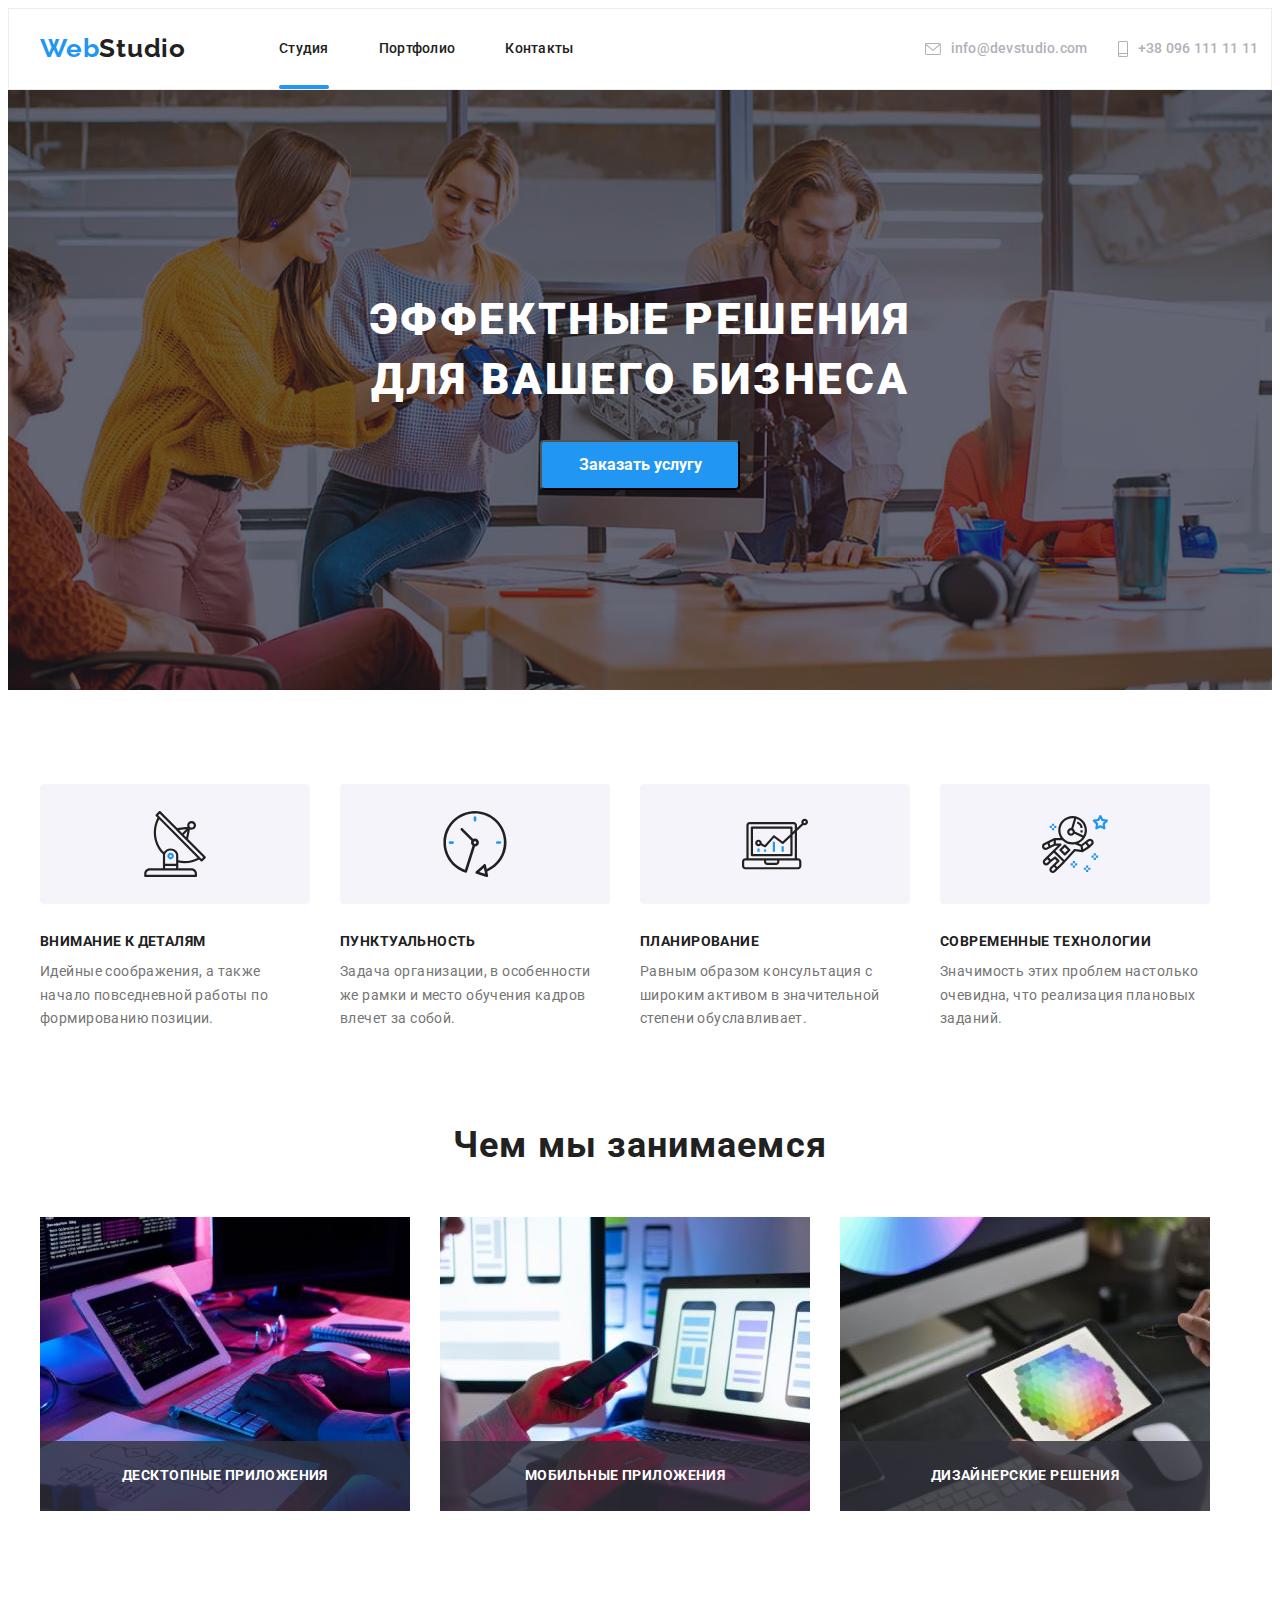
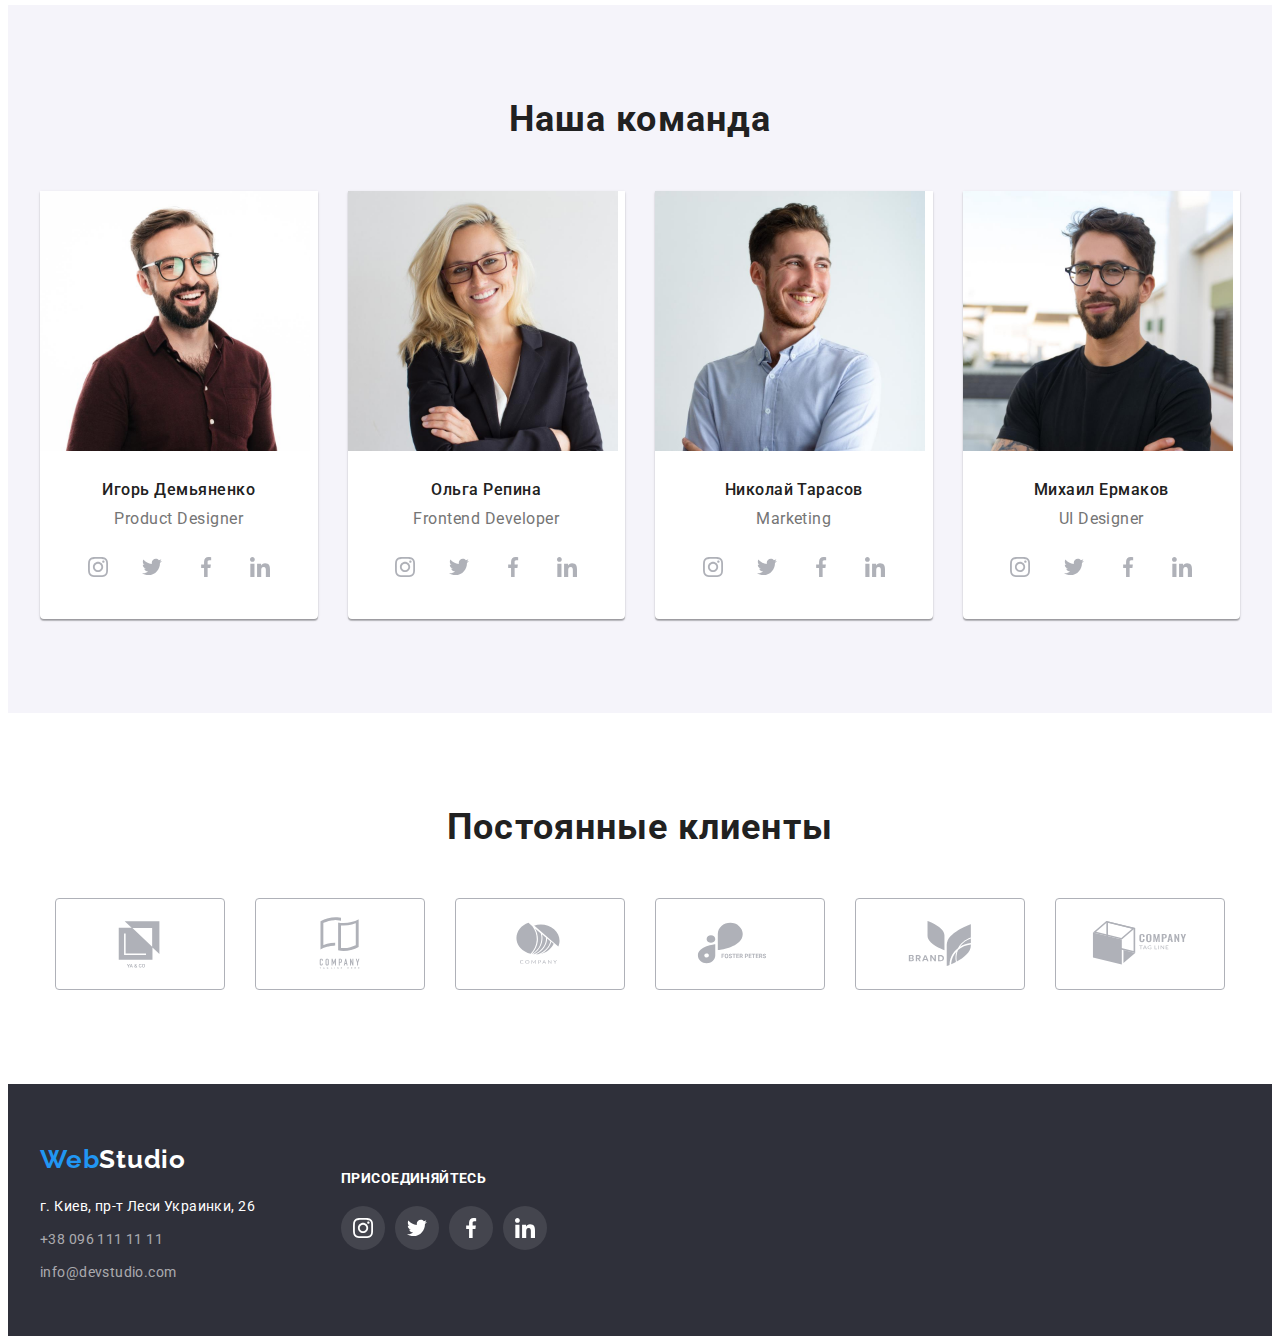
<file: index.html>
<!DOCTYPE html>
<html lang="ru">
<head>
    <meta charset="UTF-8">
    <meta http-equiv="X-UA-Compatible" content="IE=edge">
    <meta name="viewport" content="width= , initial-scale=1.0">
    <title>Document</title>

    <link rel="preconnect" href="https://fonts.googleapis.com">
    <link rel="preconnect" href="https://fonts.gstatic.com" crossorigin>
    <link 
        href="https://fonts.googleapis.com/css2?family=Raleway:wght@700&family=Roboto:wght@400;500;700;900&display=swap"
        rel="stylesheet">
    <link rel="stylesheet" href="https://cdnjs.cloudflare.com/ajax/libs/modern-normalize/1.1.0/modern-normalize.min.css"
        integrity="sha512-wpPYUAdjBVSE4KJnH1VR1HeZfpl1ub8YT/NKx4PuQ5NmX2tKuGu6U/JRp5y+Y8XG2tV+wKQpNHVUX03MfMFn9Q=="
        crossorigin="anonymous" referrerpolicy="no-referrer" />
    <link rel="stylesheet" href="./css/styles.css">
      
</head>

<body>
    <!-- Header section-->
    <header class="header">
        <div class="container header-container">
            <a class="header-logo link" lang="en" href="WebStudio">Web<span class="logo-studio">Studio</span></a>
            <nav class="header-navigation">                
                <ul class="list header-list">
                    <li class="header-item"><a class="link header-link current" href="">Студия</a></li>
                    <li class="header-item"><a class="link header-link" href="./portfolio.html">Портфолио</a></li>
                    <li class="header-item"><a class="link header-link" href="">Контакты</a></li>
                </ul> 
            </nav>

            <ul class="header-connect">
                <li class="mailto-connect">
                    <a class="mailto-link link" href="mailto:info@devstudio.com">
                        <svg class="mailto-icon" width="16" height="12">
                            <use href="./images/icons-defs.svg#icon-envelope"></use>
                        </svg>info@devstudio.com
                    </a>
                </li>
                <li class="tel-connect">
                    <a class="tel-link link" href="tel:+380961111111">
                        <svg class="tel-icon" width="10" height="16">
                            <use href="./images/icons-defs.svg#icon-smartphone"></use>
                        </svg>+38 096 111 11 11
                    </a>                
                </li>
            </ul>            
        </div>
    </header>

    <!-- Main section-->
    <main>        
        <section class="main_bigest_section">
            <div class="container">
                <h1 class="main_h1">ЭФФЕКТНЫЕ РЕШЕНИЯ ДЛЯ ВАШЕГО БИЗНЕСА</h1>
                <button class="header-btn" type="button" data-modal-open>Заказать услугу</button>
            </div>
        </section>
        
        <section class="middle_section">
            <div class="container">
                <ul class="list middle_section-list">
                    <li class="middle-item">
                            <a href="" class="middle-icon-link">
                                <svg class="middle-icon" width="66" height="70">
                                    <use href="./images/icons-defs.svg#icon-antenna"></use>
                                </svg>
                            </a>
                        <h3 class="title">Внимание к деталям</h3>
                        <p class="after-title">Идейные соображения, а также начало повседневной работы по формированию позиции.</p>
                    </li>            
                    <li class="middle-item">
                            <a href="" class="middle-icon-link">
                                <svg class="middle-icon" width="66" height="70">
                                    <use href="./images/icons-defs.svg#icon-clock"></use>
                                </svg>
                            </a>
                        <h3 class="title">Пунктуальность</h3>
                        <p class="after-title">Задача организации, в особенности же рамки и место обучения кадров влечет за собой.</p>
                    </li>            
                    <li class="middle-item">
                            <a href="" class="middle-icon-link">
                                <svg class="middle-icon" width="66" height="70">
                                    <use href="./images/icons-defs.svg#icon-diagram"></use>
                                </svg>
                            </a>
                        <h3 class="title">Планирование</h3>
                        <p class="after-title">Равным образом консультация с широким активом в значительной степени обуславливает.</p>
                    </li>
                    <li class="middle-item">
                            <a href="" class="middle-icon-link">
                                <svg class="middle-icon" width="66" height="70">
                                    <use href="./images/icons-defs.svg#icon-astronaut"></use>
                                </svg>
                            </a>
                        <h3 class="title">Современные технологии</h3>
                        <p class="after-title">Значимость этих проблем настолько очевидна, что реализация плановых заданий.</p>
                    </li>
                </ul>
            </div>            
        </section>

        <section class="about_section">
            <div class="container">
                <h2 class="title-about"> Чем мы занимаемся</h2>
                <ul class="list about-list">
                    <li class="about-item"> 
                        <div class="about_item_wrap">
                            <img src="./images/img11.jpg" alt="верстка" width="370" height="294">
                            <p class="about-subtitle">Десктопные приложения</p>
                        </div>
                    </li>
                    <li class="about-item"> 
                        <div class="about_item_wrap"><img src="./images/img12.jpg" alt="адаптивная верстка" width="370" height="294">
                        <p class="about-subtitle">Мобильные приложения</p></div>
                    </li>
                    <li class="about-item">
                        <div class="about_item_wrap"><img src="./images/img13.jpg" alt="палитра цветов" width="370" height="294">
                        <p class="about-subtitle">Дизайнерские решения</p></div>
                    </li>
                </ul>
            </div>
        </section>

        <section class="our_team_section">
            <div class="container">
                <h2 class="title-about-team">Наша команда</h2>
                <ul class="list our_team_section-title">
                    <li class="team-item">
                        <img src="./images/img21.jpg" alt="Игорь Демьяненко" width="270" height="260">
                        <div class="masters-item-bottom">
                            <h3 class="title-team">Игорь Демьяненко</h3>
                            <p class="after-title-team" lang="en">Product Designer</p>
                            <ul class="masters-social-list list">
                                <li class="masters-social-item">
                                    <a href="" class="masters-social-link">
                                        <svg 
                                        class="masters-social-icon" width="20" height="20">
                                            <use href="./images/icons-defs.svg#icon-instagram"></use>
                                        </svg>
                                    </a>
                                </li>
                                <li class="masters-social-item">
                                    <a href="" class="masters-social-link">
                                        <svg 
                                        class="masters-social-icon" width="20" height="20">
                                            <use href="./images/icons-defs.svg#icon-twitter"></use>
                                        </svg>
                                    </a>
                                </li>
                                <li class="masters-social-item">
                                    <a href="" class="masters-social-link">
                                        <svg class="masters-social-icon" width="20" height="20">
                                            <use href="./images/icons-defs.svg#icon-facebook"></use>
                                        </svg>
                                    </a>
                                </li>
                                <li class="masters-social-item">
                                    <a href="" class="masters-social-link">
                                        <svg class="masters-social-icon" width="20" height="20">
                                            <use href="./images/icons-defs.svg#icon-linkedin"></use>
                                        </svg>
                                    </a>
                                </li>
                            </ul>
                        </div>
                    </li>            
                    <li class="team-item">
                        <img src="./images/img22.jpg" alt="Ольга Репина" width="270" height="260">
                        <div class="masters-item-bottom"> 
                            <h3 class="title-team">Ольга Репина</h3>
                            <p class="after-title-team" lang="en">Frontend Developer</p>
                            <ul class="masters-social-list list">
                                <li class="masters-social-item">
                                    <a href="" class="masters-social-link">
                                        <svg class="masters-social-icon" width="20" height="20">
                                            <use href="./images/icons-defs.svg#icon-instagram"></use>
                                        </svg>
                                    </a>
                                </li>
                                <li class="masters-social-item">
                                    <a href="" class="masters-social-link">
                                        <svg class="masters-social-icon" width="20" height="20">
                                            <use href="./images/icons-defs.svg#icon-twitter"></use>
                                        </svg>
                                    </a>
                                </li>
                                <li class="masters-social-item">
                                    <a href="" class="masters-social-link">
                                        <svg class="masters-social-icon" width="20" height="20">
                                            <use href="./images/icons-defs.svg#icon-facebook"></use>
                                        </svg>
                                    </a>
                                </li>
                                <li class="masters-social-item">
                                    <a href="" class="masters-social-link">
                                        <svg class="masters-social-icon" width="20" height="20">
                                            <use href="./images/icons-defs.svg#icon-linkedin"></use>
                                        </svg>
                                    </a>
                                </li>
                        </div>
                    </li>
                    <li class="team-item">
                        <img src="./images/img23.jpg" alt="Николай Тарасов" width="270" height="260">
                        <div class="masters-item-bottom">
                            <h3 class="title-team">Николай Тарасов</h3>
                            <p class="after-title-team" lang="en">Marketing</p>
                            <ul class="masters-social-list list">
                                <li class="masters-social-item">
                                    <a href="" class="masters-social-link">
                                        <svg class="masters-social-icon" width="20" height="20">
                                            <use href="./images/icons-defs.svg#icon-instagram"></use>
                                        </svg>
                                    </a>
                                </li>
                                <li class="masters-social-item">
                                    <a href="" class="masters-social-link">
                                        <svg class="masters-social-icon" width="20" height="20">
                                            <use href="./images/icons-defs.svg#icon-twitter"></use>
                                        </svg>
                                    </a>
                                </li>
                                <li class="masters-social-item">
                                    <a href="" class="masters-social-link">
                                        <svg class="masters-social-icon" width="20" height="20">
                                            <use href="./images/icons-defs.svg#icon-facebook"></use>
                                        </svg>
                                    </a>
                                </li>
                                <li class="masters-social-item">
                                    <a href="" class="masters-social-link">
                                        <svg class="masters-social-icon" width="20" height="20">
                                            <use href="./images/icons-defs.svg#icon-linkedin"></use>
                                        </svg>
                                    </a>
                                </li>
                            </ul>
                        </div>
                    </li>
                    <li class="team-item">
                        <img src="./images/img24.jpg" alt="Михаил Ермаков" width="270" height="260">
                        <div class="masters-item-bottom">
                            <h3 class="title-team">Михаил Ермаков</h3>
                            <p class="after-title-team" lang="en">UI Designer</p>
                            <ul class="masters-social-list list">
                                <li class="masters-social-item">
                                    <a href="" class="masters-social-link">
                                        <svg class="masters-social-icon" width="20" height="20">
                                            <use href="./images/icons-defs.svg#icon-instagram"></use>
                                        </svg>
                                    </a>
                                </li>
                                <li class="masters-social-item">
                                    <a href="" class="masters-social-link">
                                        <svg class="masters-social-icon" width="20" height="20">
                                            <use href="./images/icons-defs.svg#icon-twitter"></use>
                                        </svg>
                                    </a>
                                </li>
                                <li class="masters-social-item">
                                    <a href="" class="masters-social-link">
                                        <svg class="masters-social-icon" width="20" height="20">
                                            <use href="./images/icons-defs.svg#icon-facebook"></use>
                                        </svg>
                                    </a>
                                </li>
                                <li class="masters-social-item">
                                    <a href="" class="masters-social-link">
                                        <svg class="masters-social-icon" width="20" height="20">
                                            <use href="./images/icons-defs.svg#icon-linkedin"></use>
                                        </svg>
                                    </a>
                                </li>
                            </ul>
                        </div>
                    </li>
                </ul>
            </div>
        </section>

        <section class="regular_customers_section">
            <div class="container">
                <h2 class="title-regular_customers">Постоянные клиенты</h2>
                <ul class="list customers-list">
                    <li class="customers-item">                                
                        <a href="" class="customers-link">
                            <svg class="customers-icon" width="106" height="60">
                                <use href="./images/icons-defs.svg#icon-Logoa"></use>
                            </svg>
                        </a>                           
                    </li>
                    <li class="customers-item">
                        <a href="" class="customers-link">
                            <svg class="customers-icon" width="106" height="60">
                                <use href="./images/icons-defs.svg#icon-Logob"></use>
                            </svg>
                        </a>
                    </li>
                    <li class="customers-item">
                        <a href="" class="customers-link">
                            <svg class="customers-icon" width="106" height="60">
                                <use href="./images/icons-defs.svg#icon-Logoc"></use>
                            </svg>
                        </a>
                    </li>
                    <li class="customers-item">
                        <a href="" class="customers-link">
                            <svg class="customers-icon" width="106" height="60">
                                <use href="./images/icons-defs.svg#icon-Logod"></use>
                            </svg>
                        </a>
                    </li>
                    <li class="customers-item">
                        <a href="" class="customers-link">
                            <svg class="customers-icon" width="106" height="60">
                                <use href="./images/icons-defs.svg#icon-Logoe"></use>
                            </svg>
                        </a>
                    </li>
                    <li class="customers-item">
                        <a href="" class="customers-link">
                            <svg class="customers-icon" width="106" height="60">
                                <use href="./images/icons-defs.svg#icon-Logof"></use>
                            </svg>
                        </a>
                    </li>
                </ul>
            </div>
        </section>
    </main>
    
    <!--Footer-->
    <footer class="footer_section">
        <div class="container container-ad">     
            <div class="contacts-address">
                <a class="link footer-logo" lang="en" href="WebStudio">Web<span class="footer-logo-studio">Studio</span></a>
                <ul class="list contacts-list">
                    <li class="contacts-items"> <a class="link footer-address" href="https://goo.gl/maps/AD4Hr8M2J4GL45SKA"
                            target="_blank" rel="noopener noreferrer">г. Киев, пр-т Леси Украинки, 26</a></li>
                    <li class="contacts-items"> <a class="link footer-navigation" href="tel:+380961111111">+38 096 111 11 11</a>
                    </li>
                    <li class="contacts-items"> <a class="link footer-navigation"
                            href="mailto:info@devstudio.com">info@devstudio.com</a> </li>
                </ul>
            </div>

            <div class="add_contacts">
                <h3 class="add_title">присоединяйтесь</h3>
                <ul class="add-social-list list">
                    <li class="add-social-item">
                        <a href="" class="add-social-link">
                            <svg class="add-social-icon" width="20" height="20">
                                <use href="./images/icons-defs.svg#icon-instagram"></use>
                            </svg>
                        </a>
                    </li>
                    <li class="add-social-item">
                        <a href="" class="add-social-link">
                            <svg class="add-social-icon" width="20" height="20">
                                <use href="./images/icons-defs.svg#icon-twitter"></use>
                            </svg>
                        </a>
                    </li>
                    <li class="add-social-item">
                        <a href="" class="add-social-link">
                            <svg class="add-social-icon" width="20" height="20">
                                <use href="./images/icons-defs.svg#icon-facebook"></use>
                            </svg>
                        </a>
                    </li>
                    <li class="add-social-item">
                        <a href="" class="add-social-link">
                            <svg class="add-social-icon" width="20" height="20">
                                <use href="./images/icons-defs.svg#icon-linkedin"></use>
                            </svg>
                        </a>
                    </li>
                </ul>            
            </div>
        </div>
    </footer>
    <div class="backdrop is-hidden" data-modal>
        <div class="modal">
            <button type="button" class="modal-close" data-modal-close>
                <svg class="modal-close-icon" widht="18" height="18">
                    <use href="./images/icons-defs.svg#icon-close" ></use>
                </svg>
            </button>
        </div>
        
    </div>

    <script src="./js/modal.js"></script>
</body>
</html>
</file>
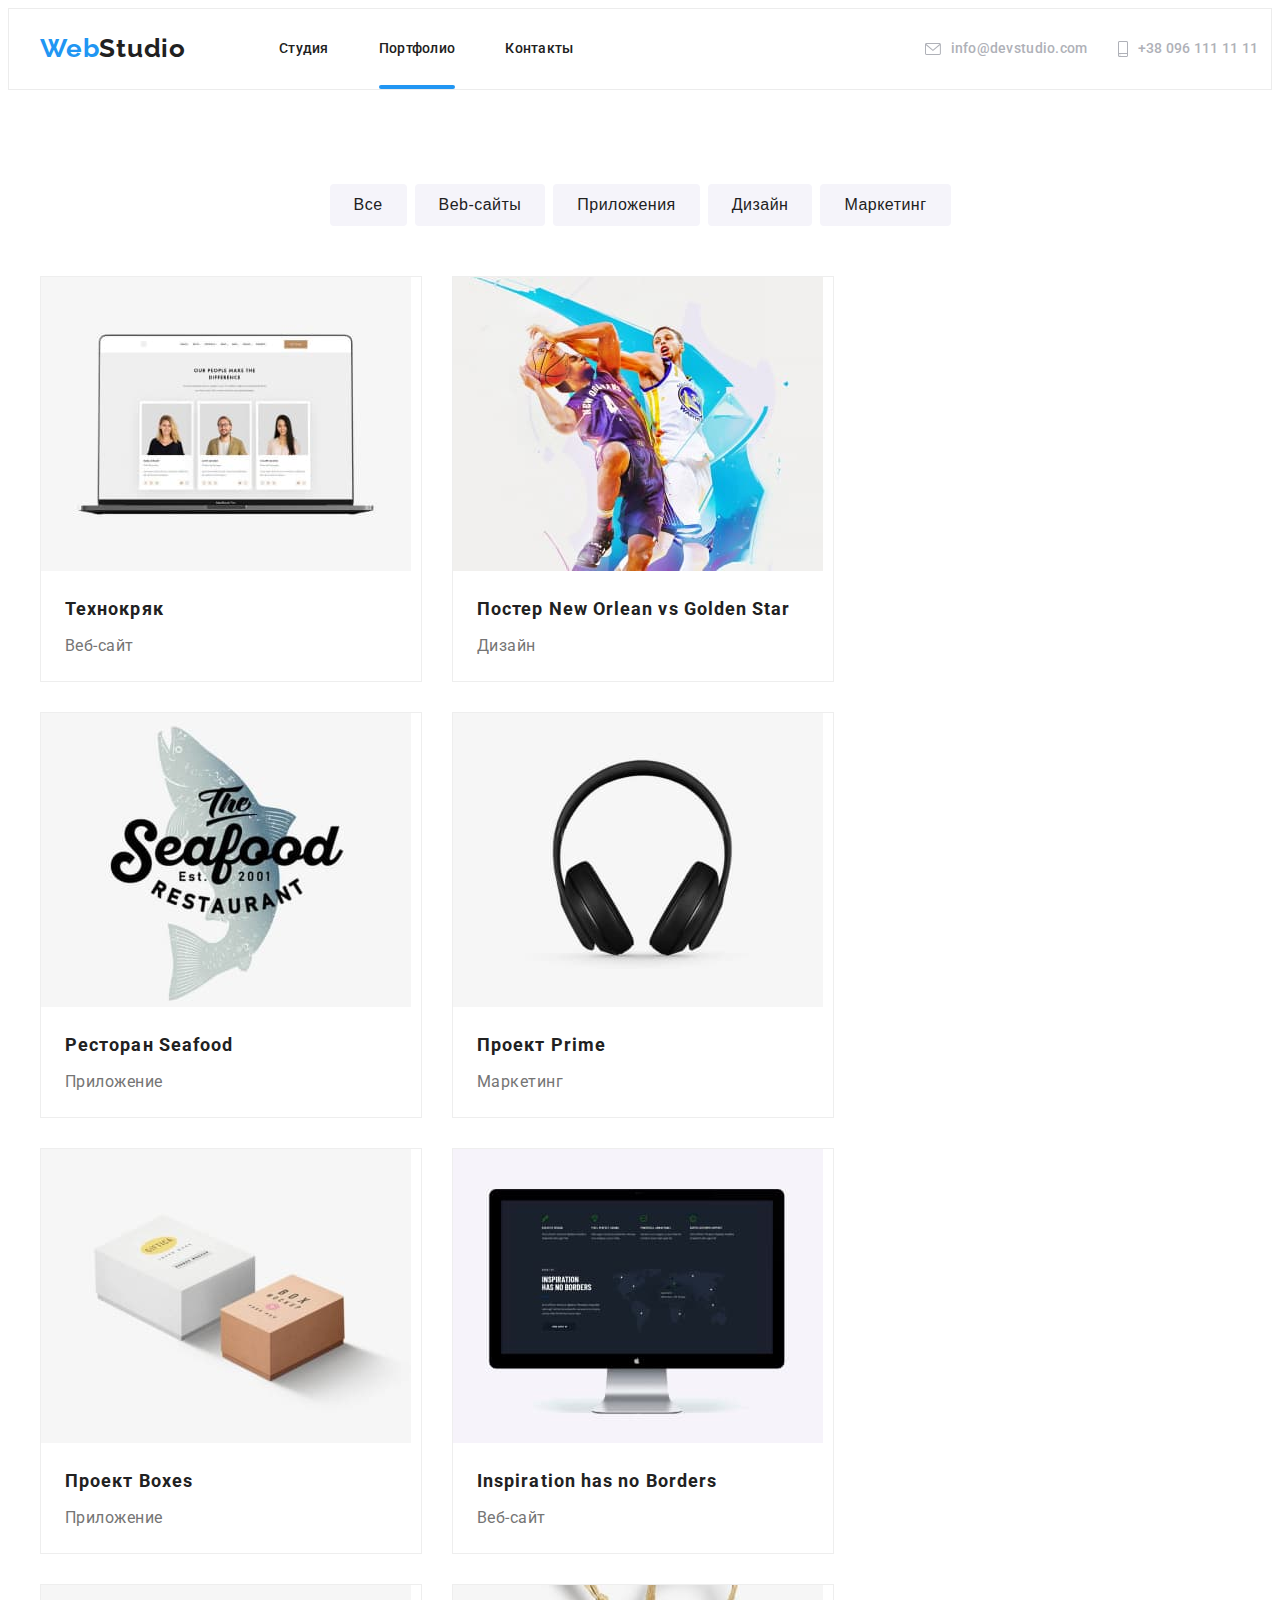
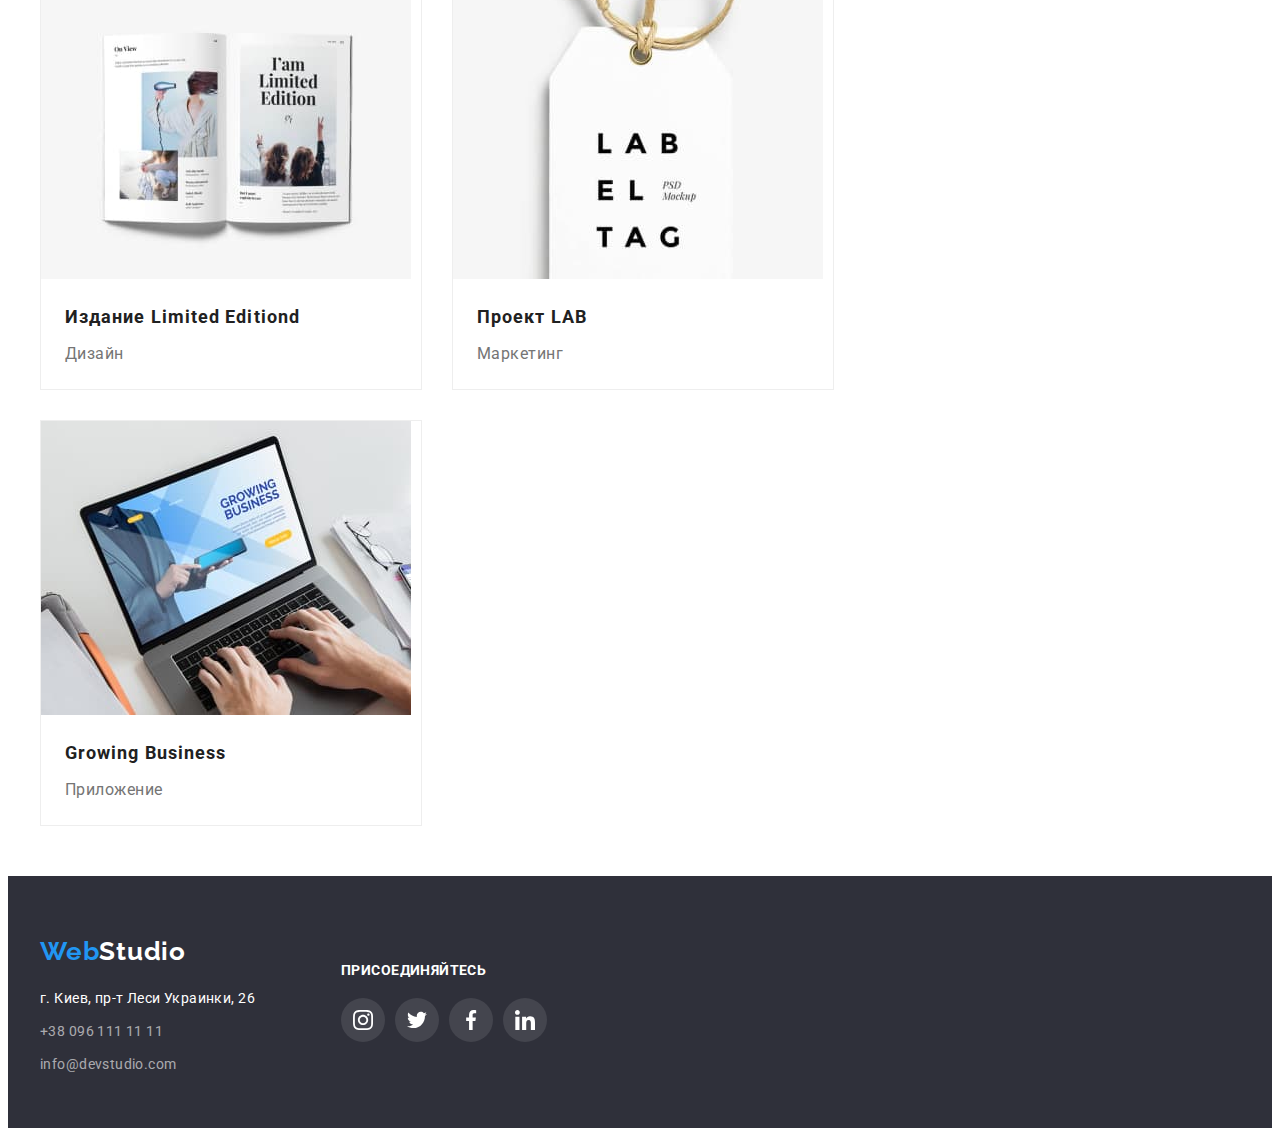
<file: portfolio.html>
<!DOCTYPE html>
<html lang="ru">
<head>
    <meta charset="UTF-8">
    <meta http-equiv="X-UA-Compatible" content="IE=edge">
    <meta name="viewport" content="width= , initial-scale=1.0">
    <title>Document</title>

    <link rel="preconnect" href="https://fonts.googleapis.com">
    <link rel="preconnect" href="https://fonts.gstatic.com" crossorigin>
    <link href="https://fonts.googleapis.com/css2?family=Raleway:wght@700&family=Roboto:wght@400;500;700;900&display=swap"
        rel="stylesheet">
    <link rel="stylesheet" href="https://cdnjs.cloudflare.com/ajax/libs/modern-normalize/1.1.0/modern-normalize.min.css"
        integrity="sha512-wpPYUAdjBVSE4KJnH1VR1HeZfpl1ub8YT/NKx4PuQ5NmX2tKuGu6U/JRp5y+Y8XG2tV+wKQpNHVUX03MfMFn9Q=="
        crossorigin="anonymous" referrerpolicy="no-referrer" />
    <link rel="stylesheet" href="./css/styles.css">

</head>

<body>
    <!-- Header section-->
    <header class="header">
        <div class="container header-container">
            <a class="header-logo link" lang="en" href="WebStudio">Web<span class="logo-studio">Studio</span></a>
            <nav class="header-navigation">
                <ul class="list header-list">
                    <li class="header-item"><a class="link header-link" href="">Студия</a></li>
                    <li class="header-item"><a class="link header-link current" href="./portfolio.html">Портфолио</a></li>
                    <li class="header-item"><a class="link header-link" href="">Контакты</a></li>
                </ul>
            </nav>
        
            <ul class="header-connect">
                <li class="mailto-connect">
                    <a class="mailto-link link" href="mailto:info@devstudio.com">
                        <svg class="mailto-icon" width="16" height="12">
                            <use href="./images/icons-defs.svg#icon-envelope"></use>
                        </svg>info@devstudio.com
                    </a>
                </li>
                <li class="tel-connect">
                    <a class="tel-link link" href="tel:+380961111111">
                        <svg class="tel-icon" width="10" height="16">
                            <use href="./images/icons-defs.svg#icon-smartphone"></use>
                        </svg>+38 096 111 11 11
                    </a>
                </li>
            </ul>
        </div>
    </header>

    <!-- Main section-->
    <main>
        <section class="portfolio_main_section">
            <div class="container">

               <ul class="portfolio_list">
                    <li class="list btn"><button class="button primary" type="button">Все</button></li>
                    <li class="list btn"><button class="button secondary" type="button">Beb-сайты</button></li>
                    <li class="list btn"><button class="button add" type="button">Приложения</button></li>
                    <li class="list btn"><button class="button disa" type="button">Дизайн</button></li>
                    <li class="list btn"><button class="button markt" type="button">Маркетинг</button></li>
                </ul> 

                <ul class="list portfolio_section-title">
                    <li class="portfolio_item">
                        <div class="portfolio_item_wrap">
                            <img src="./images/img211.jpg" alt="laptop" width="370" height="294">
                            <p class="portfolio_item_top_text">
                                Технокряк это современная площадка распространения 
                                 коронавируса. Компании используют эту платформу 
                                 для цифрового шпионажа и атак на защищённые сервера конкурентов.
                            </p>
                        </div>
                        <div class="port_item_h">
                            <h3 class="title-portfolio">Технокряк</h3>
                            <p class="after-title-portfolio" lang="en">Веб-сайт</p>
                        </div>
                    </li>
                    
                    <li class="portfolio_item">
                        <div class="portfolio_item_wrap">
                            <img src="./images/img212.jpg" alt="basketball" width="370" height="294">
                            <p class="portfolio_item_top_text">
                                Технокряк это современная площадка распространения
                                коронавируса. Компании используют эту платформу
                                для цифрового шпионажа и атак на защищённые сервера конкурентов.
                            </p>
                        </div>                        
                        <div class="port_item_h">
                            <h3 class="title-portfolio">Постер New Orlean vs Golden Star</h3>
                            <p class="after-title-portfolio">Дизайн</p>
                        </div>
                    </li>
                    <li class="portfolio_item">
                        <div class="portfolio_item_wrap">
                            <img src="./images/img213.jpg" alt="Seafood" width="370" height="294">
                            <p class="portfolio_item_top_text">
                                Технокряк это современная площадка распространения
                                коронавируса. Компании используют эту платформу
                                для цифрового шпионажа и атак на защищённые сервера конкурентов.
                            </p>
                        </div>
                        <div class="port_item_h">
                            <h3 class="title-portfolio">Ресторан Seafood</h3>
                            <p class="after-title-portfolio">Приложение</p>
                        </div>
                    </li>
                    <li class="portfolio_item">
                        <div class="portfolio_item_wrap">
                            <img src="./images/img221.jpg" alt="headphones" width="370" height="294">
                            <p class="portfolio_item_top_text">
                                Технокряк это современная площадка распространения
                                коронавируса. Компании используют эту платформу
                                для цифрового шпионажа и атак на защищённые сервера конкурентов.
                            </p>
                        </div>
                        <div class="port_item_h">
                            <h3 class="title-portfolio">Проект Prime</h3>
                            <p class="after-title-portfolio">Маркетинг</p
                        ></div>
                    </li>

                    <li class="portfolio_item">
                        <div class="portfolio_item_wrap">
                            <img src="./images/img222.jpg" alt="Boxes" width="370" height="294">
                            <p class="portfolio_item_top_text">
                                Технокряк это современная площадка распространения
                                коронавируса. Компании используют эту платформу
                                для цифрового шпионажа и атак на защищённые сервера конкурентов.
                            </p>
                        </div>
                        <div class="port_item_h">
                            <h3 class="title-portfolio">Проект Boxes</h3>
                             <p class="after-title-portfolio">Приложение</p>
                        </div>
                    </li>

                    <li class="portfolio_item">                        
                        <div class="portfolio_item_wrap">
                            <img src="./images/img223.jpg" alt="Borders" width="370" height="294">
                            <p class="portfolio_item_top_text">
                                Технокряк это современная площадка распространения
                                коронавируса. Компании используют эту платформу
                                для цифрового шпионажа и атак на защищённые сервера конкурентов.
                            </p>
                        </div>
                        <div class="port_item_h"><h3 class="title-portfolio">Inspiration has no Borders</h3>
                        <p class="after-title-portfolio">Веб-сайт</p></div>
                    </li>
                    <li class="portfolio_item">
                        <div class="portfolio_item_wrap">
                            <img src="./images/img231.jpg" alt="book" width="370" height="294">
                            <p class="portfolio_item_top_text">
                                Технокряк это современная площадка распространения
                                коронавируса. Компании используют эту платформу
                                для цифрового шпионажа и атак на защищённые сервера конкурентов.
                            </p>
                        </div>
                        <div class="port_item_h"><h3 class="title-portfolio">Издание Limited Editiond</h3>
                        <p class="after-title-portfolio">Дизайн</p></div>
                    </li>
                    <li class="portfolio_item">
                        <div class="portfolio_item_wrap">
                            <img src="./images/img232.jpg" alt="LAB" width="370" height="294">
                            <p class="portfolio_item_top_text">
                                Технокряк это современная площадка распространения
                                коронавируса. Компании используют эту платформу
                                для цифрового шпионажа и атак на защищённые сервера конкурентов.
                            </p>
                        </div>
                        <div class="port_item_h">
                            <h3 class="title-portfolio">Проект LAB</h3>
                              <p class="after-title-portfolio">Маркетинг</p>
                        </div>
                    </li>
                    <li class="portfolio_item">
                        <div class="portfolio_item_wrap">
                            <img src="./images/img233.jpg" alt="laptop Business" width="370" height="294">
                            <p class="portfolio_item_top_text">
                                Технокряк это современная площадка распространения
                                коронавируса. Компании используют эту платформу
                                для цифрового шпионажа и атак на защищённые сервера конкурентов.
                            </p>
                        </div>                        
                        <div class="port_item_h">
                            <h3 class="title-portfolio">Growing Business</h3>
                            <p class="after-title-portfolio">Приложение</p>
                        </div>
                    </li>
                </ul>
            </div>
        </section>
    </main>

    <!--Footer-->
    <footer class="footer_section">
        <div class="container container-ad">
            <div class="contacts-address">
                <a class="link footer-logo" lang="en" href="WebStudio">Web<span class="footer-logo-studio">Studio</span></a>
                <ul class="list contacts-list">
                    <li class="contacts-items"> <a class="link footer-address" href="https://goo.gl/maps/AD4Hr8M2J4GL45SKA"
                            target="_blank" rel="noopener noreferrer">г. Киев, пр-т Леси Украинки, 26</a></li>
                    <li class="contacts-items"> <a class="link footer-navigation" href="tel:+380961111111">+38 096 111 11 11</a>
                    </li>
                    <li class="contacts-items"> <a class="link footer-navigation"
                            href="mailto:info@devstudio.com">info@devstudio.com</a> </li>
                </ul>
            </div>
        
            <div class="add_contacts">
                <h3 class="add_title">присоединяйтесь</h3>
                <ul class="add-social-list list">
                    <li class="add-social-item">
                        <a href="" class="add-social-link">
                            <svg class="add-social-icon" width="20" height="20">
                                <use href="./images/icons-defs.svg#icon-instagram"></use>
                            </svg>
                        </a>
                    </li>
                    <li class="add-social-item">
                        <a href="" class="add-social-link">
                            <svg class="add-social-icon" width="20" height="20">
                                <use href="./images/icons-defs.svg#icon-twitter"></use>
                            </svg>
                        </a>
                    </li>
                    <li class="add-social-item">
                        <a href="" class="add-social-link">
                            <svg class="add-social-icon" width="20" height="20">
                                <use href="./images/icons-defs.svg#icon-facebook"></use>
                            </svg>
                        </a>
                    </li>
                    <li class="add-social-item">
                        <a href="" class="add-social-link">
                            <svg class="add-social-icon" width="20" height="20">
                                <use href="./images/icons-defs.svg#icon-linkedin"></use>
                            </svg>
                        </a>
                    </li>
                </ul>
            </div>
        </div>
    </footer>
</body>

</html>
</file>
<file: css/styles.css>
:root {
  --main-title-color: #ffffff;
  --second-title-color: #212121;
  --main-text-color: #757575;
  --accent-color: #2196f3;
  --btn-color: #ffffff;
  --btn-port-color: #f5f4fa;
  --header-tel-color: #757575;
  --header-text-color: #212121;
}

p,
h1,
h2,
h3,
h4 {
  margin: 0;
}

ul {
  margin: 0;
  padding: 0;
}

img {
  display: block;
  max-width: 100%;
}

.container {
  width: 1200px;
  padding-left: 15px;
  padding-right: 15px;
  margin: 0 auto;
}

body {
  font-family: 'Roboto', sans-serif;
}

/*----------------------------HEADER----------------------------*/

.header {
  color: white;
  border: 1px solid #ececec;
}

.list {
  list-style: none;
}

.link {
  text-decoration: none;
}

.header-logo {
  font-family: Raleway;
  font-style: normal;
  font-weight: bold;
  font-size: 26px;
  line-height: 1.19;
  letter-spacing: 0.03em;
  color: #2196f3;
  padding: 24px 0 25px 0;
  margin: 0 93px 0 0;
}

.logo-studio {
  color: #212121;
}

.header-link {
  font-weight: 500;
  font-size: 14px;
  line-height: 1.14;
  letter-spacing: 0.02em;
  color: var(--second-title-color);
  margin-right: 50px;
  padding: 32px 0 32px 0;
  display: block;
  position: relative;
  transition: color 250ms cubic-bezier(0.4, 0, 0.2, 1);
}

/*  transition: color 250ms cubic-bezier(0.4, 0, 0.2, 1);
  transition: background-color 250ms cubic-bezier(0.4, 0, 0.2, 1),
 border-color 250ms cubic-bezier(0.4, 0, 0.2, 1);*/

.header-link.current::after {
  content: '';
  position: absolute;
  display: flex;
  width: 100%;
  height: 4px;
  background-color: #2196f3;
  border-radius: 2px;
  bottom: 0;
}

.header-list {
  display: flex;
}

.header-container {
  display: flex;
  align-items: center;
}

.header-navigation {
  display: flex;
  align-items: center;
}

.header-connect {
  display: flex;
  margin-left: auto;
}

.mailto-connect {
  display: flex;
  align-items: center;
  height: 16px;
  margin-right: 30px;
  margin-left: 301px;
}

.tel-connect {
  display: flex;
  align-items: center;
  width: 150px;
  height: 16px;
}

.header-link:hover,
.header-link:focus,
.mailto-link:focus,
.mailto-link:hover,
.tel-link:hover,
.tel-link:focus {
  color: var(--accent-color);
}

.mailto-link {
  display: flex;
  align-items: center;
  font-weight: 500;
  font-size: 14px;
  line-height: 1.14;
  letter-spacing: 0.02em;
  color: #afb1b8;
  transition: color 250ms cubic-bezier(0.4, 0, 0.2, 1);
}

.mailto-icon {
  fill: currentColor;
  margin-right: 10px;
}

.tel-link {
  display: flex;
  align-items: center;
  font-weight: 500;
  font-size: 14px;
  line-height: 1.14;
  letter-spacing: 0.02em;
  color: #afb1b8;
  transition: color 250ms cubic-bezier(0.4, 0, 0.2, 1);
}

.tel-icon {
  fill: currentColor;
  margin-right: 10px;
}
/*----------------------------HERO----------------------------*/
.main_bigest_section {
  background-color: #2f303a;
  background-image: linear-gradient(rgba(47, 48, 58, 0.4), rgba(47, 48, 58, 0.4)),
    url(../images/hero-bg.jpg);
  padding-top: 200px;
  padding-bottom: 200px;
  background-repeat: no-repeat;
  background-position: center;
  background-size: cover;
}

.middle_section {
  padding-top: 94px;
  padding-bottom: 94px;
}

.about_section {
  padding-bottom: 94px;
}

.main_h1 {
  font-weight: 900;
  font-size: 44px;
  line-height: 1.36;
  text-align: center;
  letter-spacing: 0.06em;
  text-transform: uppercase;
  color: #ffffff;
  margin: 0 auto;
  margin-bottom: 30px;
  width: 645px;
}

.header-btn {
  font-family: Roboto;
  font-style: normal;
  font-weight: bold;
  font-size: 16px;
  line-height: 1.87;

  color: var(--btn-color);
  box-shadow: 0px 4px 4px rgba(0, 0, 0, 0.15);
  margin: 0 auto;
  padding: 6px 22px 6px 22px;
  display: block;

  background: #2196f3;
  cursor: pointer;
  border-radius: 4px;
  width: 200px;
  height: 50px;
  left: 700px;
  top: 430px;
  transition: border-color 250ms cubic-bezier(0.4, 0, 0.2, 1);
}

.header-btn:focus,
.header-btn:hover {
  border: 2px solid #2196f3;
}

.middle_section-list {
  display: flex;
}

.title {
  font-weight: 700;
  font-size: 14px;
  line-height: 1.14;
  letter-spacing: 0.03em;
  text-transform: uppercase;
  color: var(--second-title-color);
  margin-bottom: 10px;
}

.after-title {
  font-weight: 400;
  font-size: 14px;
  line-height: 1.71;
  letter-spacing: 0.03em;
  color: var(--main-text-color);
  width: 270px;
}

.title-about,
.title-about-team,
.title-regular_customers {
  font-weight: 700;
  font-size: 36px;
  line-height: 1.16;
  text-align: center;
  letter-spacing: 0.03em;
  color: var(--header-text-color);
  /*margin-top: 94px;*/
  margin-bottom: 50px;
}

.about-list {
  display: flex;
}

.middle-item,
.about-item {
  margin-right: 30px;
}

.middle-item:last-child,
.about-item:last-child {
  margin-right: 0;
}

.middle-icon-link {
  width: 270px;
  height: 120px;
  background: #ffffff;
  display: flex;
  /*border: 1px solid #afb1b8;*/
  box-sizing: border-box;
  border-radius: 4px;
  align-items: center;
  justify-content: center;
  color: #afb1b8;
  margin-bottom: 30px;
  background: #f5f4fa;
  transition: color 250ms cubic-bezier(0.4, 0, 0.2, 1),
    border-color 250ms cubic-bezier(0.4, 0, 0.2, 1);
}

.about_item_wrap {
  position: relative;
}

.about-subtitle {
  position: absolute;
  bottom: 0;
  left: 0;
  font-weight: bold;
  font-size: 14px;
  line-height: 1.14;
  text-align: center;
  letter-spacing: 0.03em;
  text-transform: uppercase;
  color: #ffffff;
  background: rgba(47, 48, 58, 0.8);
  width: 370px;
  height: 70px;
  display: flex;
  align-items: center;
  justify-content: center;
}

/*------------------------our_team_section---------------------------*/
.our_team_section {
  background-color: #f5f4fa;
  padding-top: 94px;
  padding-bottom: 94px;
}

.regular_customers_section {
  padding-top: 94px;
  padding-bottom: 94px;
}

.our_team_section-title {
  display: flex;
  flex-wrap: wrap;
  margin-left: -30px;
  /*justify-content: space-between;*/
}

.team-item {
  flex-basis: calc((100% - 4 * 30px) / 4);
  margin-left: 30px;
  background: #ffffff;
  box-shadow: 0px 1px 3px rgba(0, 0, 0, 0.12), 0px 1px 1px rgba(0, 0, 0, 0.14),
    0px 2px 1px rgba(0, 0, 0, 0.2);
  border-radius: 0px 0px 4px 4px;
}

.masters-item-bottom {
  padding-top: 30px;
  padding-bottom: 30px;
}

.title-team {
  font-weight: 500;
  font-size: 16px;
  line-height: 1.18;
  text-align: center;
  letter-spacing: 0.03em;
  color: var(--second-title-color);
  margin-bottom: 10px;
}

.after-title-team {
  font-weight: 400;
  font-size: 16px;
  line-height: 1.18;
  text-align: center;
  letter-spacing: 0.03em;
  color: #757575;
  margin-bottom: 16px;
}

.masters-social-list {
  display: flex;
  justify-content: center;
}

.masters-social-item {
  width: 44px;
  height: 44px;
}
.masters-social-item + .masters-social-item {
  margin-left: 10px;
}

.masters-social-link {
  width: 100%;
  height: 100%;
  background: #ffffff;
  border-radius: 50%;
  display: flex;
  align-items: center;
  justify-content: center;
  color: #afb1b8;
  transition: color 250ms cubic-bezier(0.4, 0, 0.2, 1),
    background-color 250ms cubic-bezier(0.4, 0, 0.2, 1);
}

.masters-social-icon {
  fill: currentColor;
}

.masters-social-link:focus,
.masters-social-link:hover {
  background-color: var(--accent-color);
  color: var(--btn-color);
}

.customers-list {
  display: flex;
  justify-content: center;
}

.customers-item {
  width: 170px;
  height: 92px;
}
.customers-item + .customers-item {
  margin-left: 30px;
}
.customers-link {
  width: 100%;
  height: 100%;
  background: #ffffff;
  display: flex;
  border: 1px solid #afb1b8;
  box-sizing: border-box;
  border-radius: 4px;
  align-items: center;
  justify-content: center;
  color: #afb1b8;
  transition: color 250ms cubic-bezier(0.4, 0, 0.2, 1),
    border-color 250ms cubic-bezier(0.4, 0, 0.2, 1);
}

.customers-icon {
  fill: currentColor;
}

.customers-link:focus,
.customers-link:hover,
.middle-icon-link:focus,
.middle-icon-link:hover {
  border: 3px solid #2196f3;
  color: var(--accent-color);
}
/*--------------------footer-----------------------*/
.footer_section {
  background-color: #2f303a;
  padding-top: 60px;
  padding-bottom: 60px;
}

.footer-logo {
  font-family: Raleway;
  font-style: normal;
  font-weight: bold;
  font-size: 26px;
  line-height: 1.19;
  letter-spacing: 0.03em;
  color: #2196f3;
}

.footer-address {
  font-style: normal;
  font-weight: 400;
  font-size: 14px;
  line-height: 1.71;
  letter-spacing: 0.03em;
  color: #ffffff;
  transition: color 250ms cubic-bezier(0.4, 0, 0.2, 1);
}

.footer-navigation {
  font-style: normal;
  font-weight: 400;
  font-size: 14px;
  line-height: 1.71;
  letter-spacing: 0.03em;
  color: rgba(255, 255, 255, 0.6);
  transition: color 250ms cubic-bezier(0.4, 0, 0.2, 1);
}

.footer-logo-studio {
  color: white;
}

.footer-address:hover,
.footer-navigation:hover,
.footer-address:focus,
.footer-navigation:focus {
  color: var(--accent-color);
}

.contacts-list {
  margin-top: 20px;
}

.contacts-items {
  margin-bottom: 9px;
}

.contacts-items:last-child {
  margin-bottom: 0;
}
.contacts-address {
  width: 231px;
  height: 132px;
  /*border: 1px solid #f5f4fa;*/
}

.add_contacts {
  margin-left: 70px;
  width: 206px;
  height: 80px;
  /*border: 1px solid #f5f4fa;*/
}

.container-ad {
  display: flex;
  align-items: center;
}

.add_title {
  font-weight: bold;
  font-size: 14px;
  line-height: 16px;
  letter-spacing: 0.03em;
  text-transform: uppercase;
  color: #ffffff;
  margin-bottom: 20px;
}

.add-social-list {
  display: flex;
  justify-content: center;
}

.add-social-item {
  width: 44px;
  height: 44px;
}
.add-social-item + .add-social-item {
  margin-left: 10px;
}

.add-social-link {
  width: 100%;
  height: 100%;
  /*background: #ffffff;*/
  background: rgba(255, 255, 255, 0.1);
  border-radius: 50%;
  display: flex;
  align-items: center;
  justify-content: center;
  color: #ffffff;
  transition: background-color 250ms cubic-bezier(0.4, 0, 0.2, 1);
}

.add-social-icon {
  fill: currentColor;
}

.add-social-link:focus,
.add-social-link:hover {
  background-color: var(--accent-color);
}
/*------------------------portfolio---------------------------*/
.portfolio_main_section {
  padding-top: 94px;
  padding-bottom: 50px;
}

.portfolio_list {
  display: flex;
  justify-content: center;
  margin: 0 auto;
}

.portfolio_list .btn + .btn {
  margin-left: 8px;
}

.portfolio_section-title {
  display: flex;
  flex-wrap: wrap;
  /*margin-right: -30px;
  margin-bottom: -30px;
  margin-top: 50px;*/
  margin: 50px -30px -30px 0;
}

.portfolio_item {
  /*flex-basis: calc((100% - 3 * 30px) / 3);*/
  flex-basis: calc(100% / 3 - 30px);
  margin-right: 30px;
  margin-bottom: 30px;
  border: 1px solid #eeeeee;
  transition: border-color 250ms cubic-bezier(0.4, 0, 0.2, 1);
}

.portfolio_item:hover .portfolio_item_top_text {
  transform: translateY(0);
}

.portfolio_item_wrap {
  position: relative;
  overflow: hidden;
}

.portfolio_item_top_text {
  position: absolute;
  left: 0;
  top: 0;
  background-color: rgba(33, 150, 243, 0.9);
  padding: 63px 24px;
  color: #ffffff;
  font-size: 18px;
  line-height: 1.56;
  letter-spacing: 0.03em;
  width: 370px;
  height: 100%;
  overflow: auto;
  transform: translateY(100%);
  transition: transform 250ms linear;
}

.port_item_h {
  padding: 20px 24px 20px 24px;
}

.title-portfolio {
  font-family: Roboto;
  font-style: normal;
  font-weight: bold;
  font-size: 18px;
  line-height: 36px;
  letter-spacing: 0.06em;
  color: #212121;
  padding-bottom: 4px;
}

.after-title-portfolio {
  font-family: Roboto;
  font-style: normal;
  font-weight: normal;
  font-size: 16px;
  line-height: 30px;
  letter-spacing: 0.03em;
  color: #757575;
}

.button {
  color: #212121;
  background-color: var(--btn-port-color);

  font-weight: 500;
  font-size: 16px;
  line-height: 1.62;
  text-align: center;
  letter-spacing: 0.03em;
  text-decoration: none;

  display: inline-block;
  padding: 6px 22px 6px 22px;
  border-radius: 4px;
  border-style: none;
  border: 2px solid transparent;
  transition: color 250ms cubic-bezier(0.4, 0, 0.2, 1);
  transition: background-color 250ms cubic-bezier(0.4, 0, 0.2, 1),
    border-color 250ms cubic-bezier(0.4, 0, 0.2, 1);
}

.button:hover,
.button:focus {
  color: var(--btn-port-color);
  background-color: var(--accent-color);
  /*border: 2px solid #2196f3;*/
  box-shadow: 0px 3px 1px rgba(0, 0, 0, 0.1), 0px 1px 2px rgba(0, 0, 0, 0.08),
    0px 2px 2px rgba(0, 0, 0, 0.12);
  border-radius: 4px;
}
.portfolio_item:hover,
.portfolio_item:focus {
  border: 1px solid #eeeeee;
  box-sizing: border-box;
  box-shadow: 0px 1px 1px rgba(0, 0, 0, 0.12), 0px 4px 4px rgba(0, 0, 0, 0.06),
    1px 4px 6px rgba(0, 0, 0, 0.16);
}

.backdrop {
  width: 100vw;
  height: 100vh;
  background-color: rgba(0, 0, 0, 0.411);
  top: 0;
  position: fixed;
  transition: opacity 500ms, visibility 500ms;
}

.backdrop.is-hidden .modal {
  transform: scale(1.5) rotate(180deg) translate(-500px);
  transition: transform 1000ms;
}

.modal {
  width: 528px;
  min-height: 581px;
  background-color: #ffffff;
  border-radius: 4px;
  position: absolute;
  box-shadow: 0px 1px 3px rgba(0, 0, 0, 0.12), 0px 1px 1px rgba(0, 0, 0, 0.14),
    0px 2px 1px rgba(0, 0, 0, 0.2);
  top: 50%;
  left: 50%;
  transform: translate(-50%, -50%);
  /* transform: scale(1) rotate(0);*/
  transition: transform 500ms;
}

.modal-close {
  width: 30px;
  height: 30px;
  background-color: transparent;
  border: 1px solid #999999;
  border-radius: 50%;
  position: absolute;
  top: 10px;
  right: 10px;
  display: flex;
  align-items: center;
  justify-content: center;
}

.is-hidden {
  visibility: hidden;
  opacity: 0;
  pointer-events: none;
}

/*  transition: color 250ms cubic-bezier(0.4, 0, 0.2, 1);
  transition: background-color 250ms cubic-bezier(0.4, 0, 0.2, 1),
 border-color 250ms cubic-bezier(0.4, 0, 0.2, 1);*/
</file>
